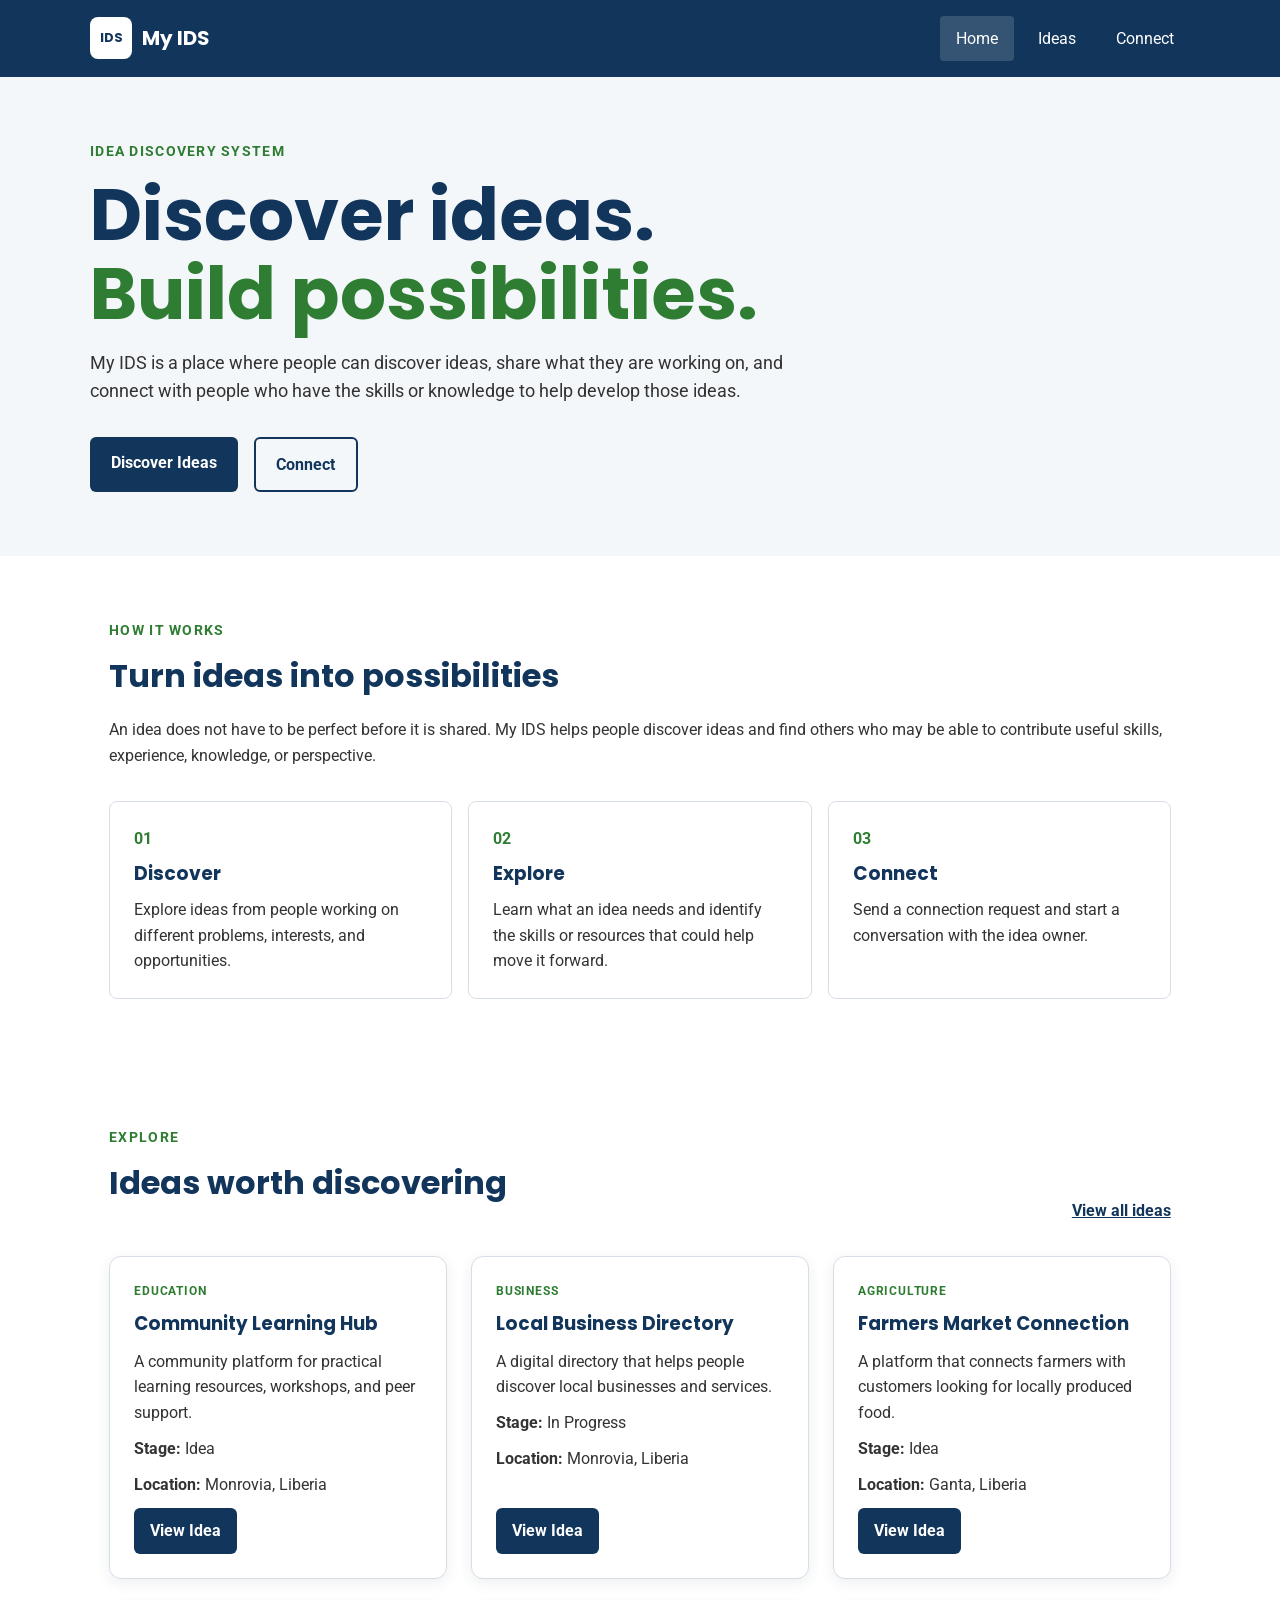
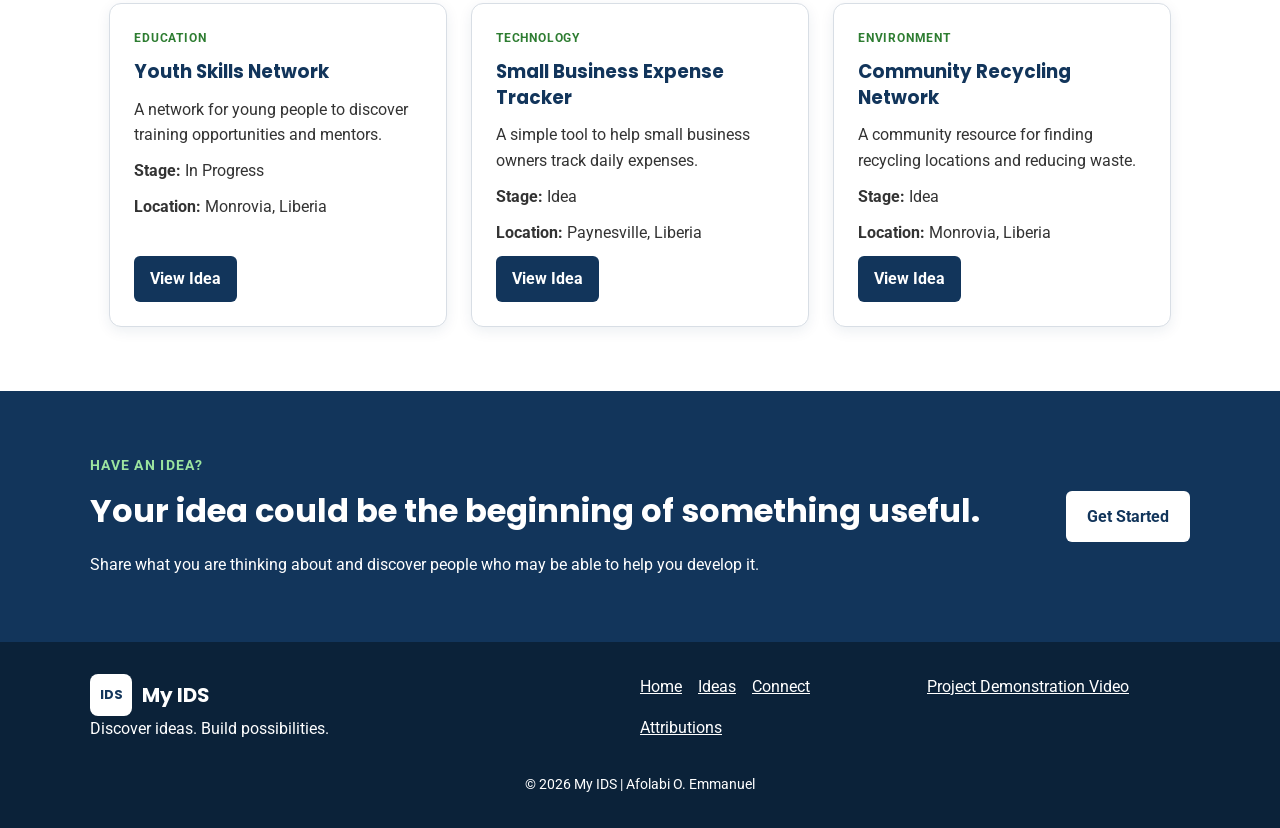
<file: final/index.html>
<!DOCTYPE html>
<html lang="en">
<head>
    <meta charset="UTF-8">
    <meta name="viewport" content="width=device-width, initial-scale=1.0">

    <title>My IDS | Discover and Build Ideas</title>

    <meta
        name="description"
        content="My IDS helps people discover ideas, find useful skills, and connect with people who can help develop those ideas."
    >

    <meta name="author" content="Afolabi O. Emmanuel">

   
<meta property="og:title" content="My IDS | Discover and Build Ideas">
<meta
    property="og:description"
    content="Discover ideas and connect with people who can help develop them."
>
<meta property="og:type" content="website">
<meta property="og:url" content="https://afolabi2022.github.io/wdd231/final/">
<meta property="og:image" content="https://afolabi2022.github.io/wdd231/final/images/ids-og.jpg">


    <link rel="icon" href="images/favicon.ico">

    <link rel="preconnect" href="https://fonts.googleapis.com">
    <link rel="preconnect" href="https://fonts.gstatic.com" crossorigin>

    <link
        href="https://fonts.googleapis.com/css2?family=Poppins:wght@600;700&family=Roboto:wght@400;500;700&display=swap"
        rel="stylesheet"
    >

    <link rel="stylesheet" href="styles/main.css">

    <link rel="preconnect" href="https://fonts.googleapis.com">
    <link rel="preconnect" href="https://fonts.gstatic.com" crossorigin>
    <link
    href="https://fonts.googleapis.com/css2?family=Roboto:wght@400;500;700&display=swap"
    rel="stylesheet"
>

    <script src="scripts/navigation.js" defer></script>
    <script type="module" src="scripts/main.js"></script>
</head>

<body>

    <header class="site-header">

        <a class="site-logo" href="index.html">
            <span class="logo-mark">IDS</span>
            <span class="logo-text">My IDS</span>
        </a>

        <button
            id="menuButton"
            class="menu-button"
            type="button"
            aria-label="Open navigation menu"
            aria-expanded="false"
        >
            ☰
        </button>

        <nav id="navigation" class="site-navigation">
            <ul>
                <li>
                    <a href="index.html" class="active">Home</a>
                </li>
                <li>
                    <a href="ideas.html">Ideas</a>
                </li>
                <li>
                    <a href="connect.html">Connect</a>
                </li>
            </ul>
        </nav>

    </header>


    <main>

        <section class="hero">

            <div class="hero-content">

                <p class="eyebrow">IDEA DISCOVERY SYSTEM</p>

                <h1>
                    Discover ideas.
                    <span>Build possibilities.</span>
                </h1>

                <p class="hero-text">
                    My IDS is a place where people can discover ideas,
                    share what they are working on, and connect with
                    people who have the skills or knowledge to help
                    develop those ideas.
                </p>

                <div class="hero-actions">
                    <a class="button primary-button" href="ideas.html">
                        Discover Ideas
                    </a>

                    <a class="button secondary-button" href="connect.html">
                        Connect
                    </a>
                </div>

            </div>

        </section>


        <section class="intro-section">

            <div>
                <p class="section-label">HOW IT WORKS</p>

                <h2>Turn ideas into possibilities</h2>

                <p>
                    An idea does not have to be perfect before it is shared.
                    My IDS helps people discover ideas and find others who
                    may be able to contribute useful skills, experience,
                    knowledge, or perspective.
                </p>
            </div>

            <div class="process-grid">

                <article class="process-card">
                    <span class="process-number">01</span>
                    <h3>Discover</h3>
                    <p>
                        Explore ideas from people working on different
                        problems, interests, and opportunities.
                    </p>
                </article>

                <article class="process-card">
                    <span class="process-number">02</span>
                    <h3>Explore</h3>
                    <p>
                        Learn what an idea needs and identify the skills
                        or resources that could help move it forward.
                    </p>
                </article>

                <article class="process-card">
                    <span class="process-number">03</span>
                    <h3>Connect</h3>
                    <p>
                        Send a connection request and start a conversation
                        with the idea owner.
                    </p>
                </article>

            </div>

        </section>


        <section class="featured-section">

            <div class="section-heading">

                <div>
                    <p class="section-label">EXPLORE</p>
                    <h2>Ideas worth discovering</h2>
                </div>

                <a href="ideas.html" class="text-link">
                    View all ideas
                </a>

            </div>

            <div id="featuredIdeas" class="featured-grid">
                <p>Loading ideas...</p>
            </div>

        </section>


        <section class="cta-section">

            <div>
                <p class="section-label">HAVE AN IDEA?</p>

                <h2>
                    Your idea could be the beginning of something useful.
                </h2>

                <p>
                    Share what you are thinking about and discover people
                    who may be able to help you develop it.
                </p>
            </div>

            <a class="button primary-button" href="connect.html">
                Get Started
            </a>

        </section>

    </main>


    <footer class="site-footer">

        <div class="footer-content">

            <div>
                <a class="site-logo footer-logo" href="index.html">
                    <span class="logo-mark">IDS</span>
                    <span class="logo-text">My IDS</span>
                </a>

                <p>
                    Discover ideas. Build possibilities.
                </p>
            </div>

            <div class="footer-links">
                <a href="index.html">Home</a>
                <a href="ideas.html">Ideas</a>
                <a href="connect.html">Connect</a>
                <a href="attributions.html">Attributions</a>
            </div>

            <div class="footer-video">
                
    <a
    href="https://youtu.be/fYGiJdvV3P0"
    target="_blank"
    rel="noopener noreferrer"
    >
    Project Demonstration Video
    </a>

            </div>

        </div>

        <p class="copyright">
            &copy; <span id="currentYear"></span> My IDS | Afolabi O. Emmanuel
        </p>

    </footer>

</body>
</html>
</file>
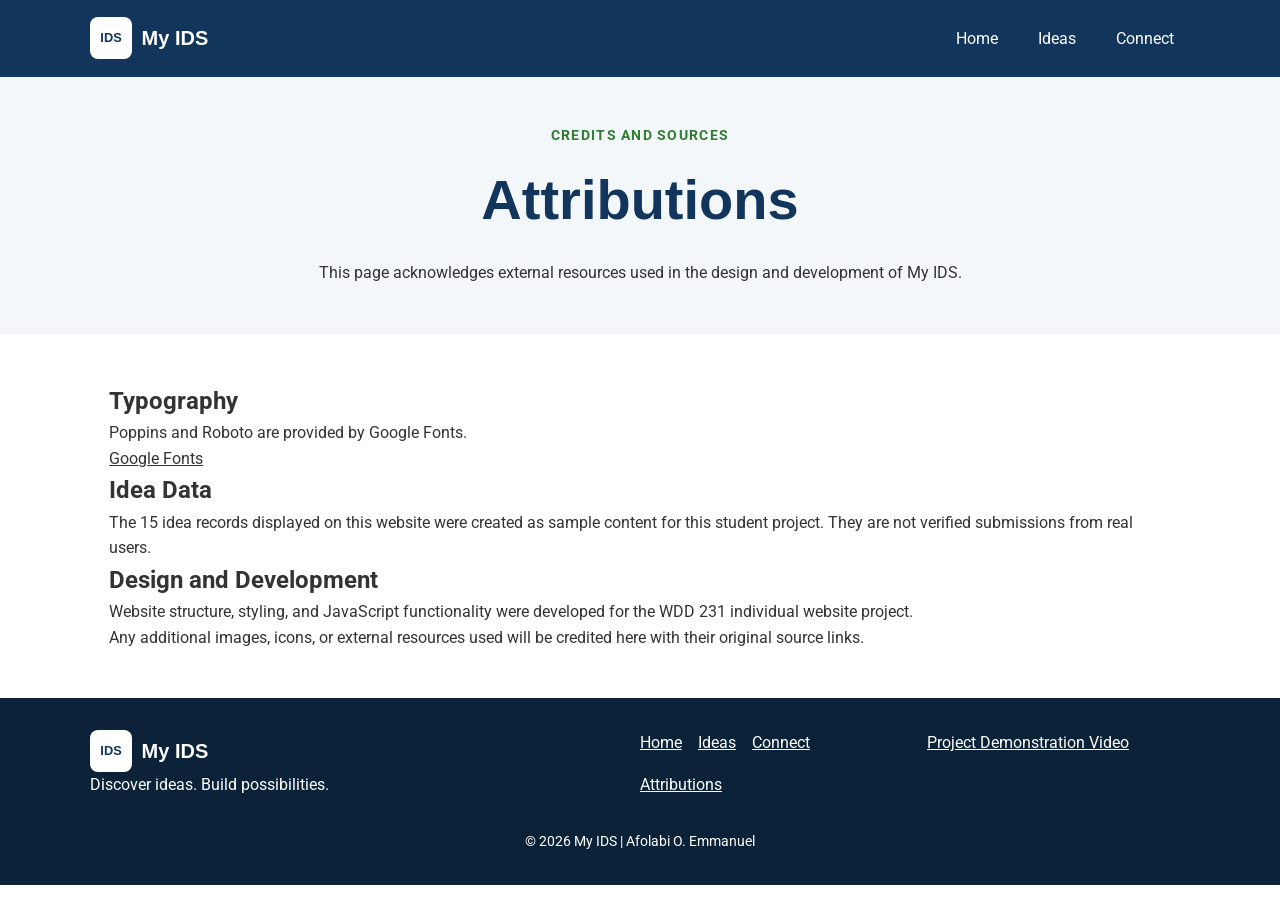
<file: final/attributions.html>
<!DOCTYPE html>
<html lang="en">
<head>
    <meta charset="UTF-8">
    <meta name="viewport" content="width=device-width, initial-scale=1.0">

    <title>Attributions | My IDS</title>
    <meta
        name="description"
        content="Sources and acknowledgments for resources used on the My IDS website."
    >
    <meta name="author" content="Afolabi O. Emmanuel">

    <meta property="og:title" content="Attributions | My IDS">
    <meta
        property="og:description"
        content="Acknowledgments for resources used on My IDS website."
    >
    <meta property="og:type" content="website">
    <meta property="og:url" content="https://afolabi2022.github.io/wdd231/final/">
    <meta property="og:image" content="https://afolabi2022.github.io/wdd231/final/images/ids-og.jpg">
    <link rel="icon" href="images/favicon.ico">
    <link rel="stylesheet" href="styles/main.css">

    <link rel="preconnect" href="https://fonts.googleapis.com">
    <link rel="preconnect" href="https://fonts.gstatic.com" crossorigin>
    <link
    href="https://fonts.googleapis.com/css2?family=Roboto:wght@400;500;700&display=swap"
    rel="stylesheet"
>
    <script src="scripts/navigation.js" defer></script>
    <script type="module" src="scripts/thankyou.js"></script>
</head>

<body>
    <header class="site-header">
        <a class="site-logo" href="index.html">
            <span class="logo-mark">IDS</span>
            <span class="logo-text">My IDS</span>
        </a>

        <button
            id="menuButton"
            class="menu-button"
            type="button"
            aria-label="Open navigation menu"
            aria-expanded="false"
        >
            ☰
        </button>

        <nav id="navigation" class="site-navigation">
            <ul>
                <li><a href="index.html">Home</a></li>
                <li><a href="ideas.html">Ideas</a></li>
                <li><a href="connect.html">Connect</a></li>
            </ul>
        </nav>
    </header>

    <main>
        <section class="page-intro">
            <p class="eyebrow">CREDITS AND SOURCES</p>
            <h1>Attributions</h1>
            <p>
                This page acknowledges external resources used in the
                design and development of My IDS.
            </p>
        </section>

        <section class="ideas-section">
            <article class="idea-card">
                <h2>Typography</h2>
                <p>
                    Poppins and Roboto are provided by Google Fonts.
                </p>
                <p>
                    <a href="https://fonts.google.com/" target="_blank" rel="noopener noreferrer">
                        Google Fonts
                    </a>
                </p>
            </article>

            <article class="idea-card">
                <h2>Idea Data</h2>
                <p>
                    The 15 idea records displayed on this website were
                    created as sample content for this student project.
                    They are not verified submissions from real users.
                </p>
            </article>

            <article class="idea-card">
                <h2>Design and Development</h2>
                <p>
                    Website structure, styling, and JavaScript functionality
                    were developed for the WDD 231 individual website project.
                </p>
            </article>

            <p>
                Any additional images, icons, or external resources used
                will be credited here with their original source links.
            </p>
        </section>
    </main>

    <footer class="site-footer">
        <div class="footer-content">
            <div>
                <a class="site-logo footer-logo" href="index.html">
                    <span class="logo-mark">IDS</span>
                    <span class="logo-text">My IDS</span>
                </a>
                <p>Discover ideas. Build possibilities.</p>
            </div>

            <div class="footer-links">
                <a href="index.html">Home</a>
                <a href="ideas.html">Ideas</a>
                <a href="connect.html">Connect</a>
                <a href="attributions.html" aria-current="page">Attributions</a>
            </div>

            <div class="footer-video">
                
    <a
    href="https://youtu.be/fYGiJdvV3P0"
    target="_blank"
    rel="noopener noreferrer"
    >
    Project Demonstration Video
    </a>

            </div>
        </div>

        <p class="copyright">
            &copy; <span id="currentYear"></span> My IDS | Afolabi O. Emmanuel
        </p>
    </footer>
</body>
</html>
</file>
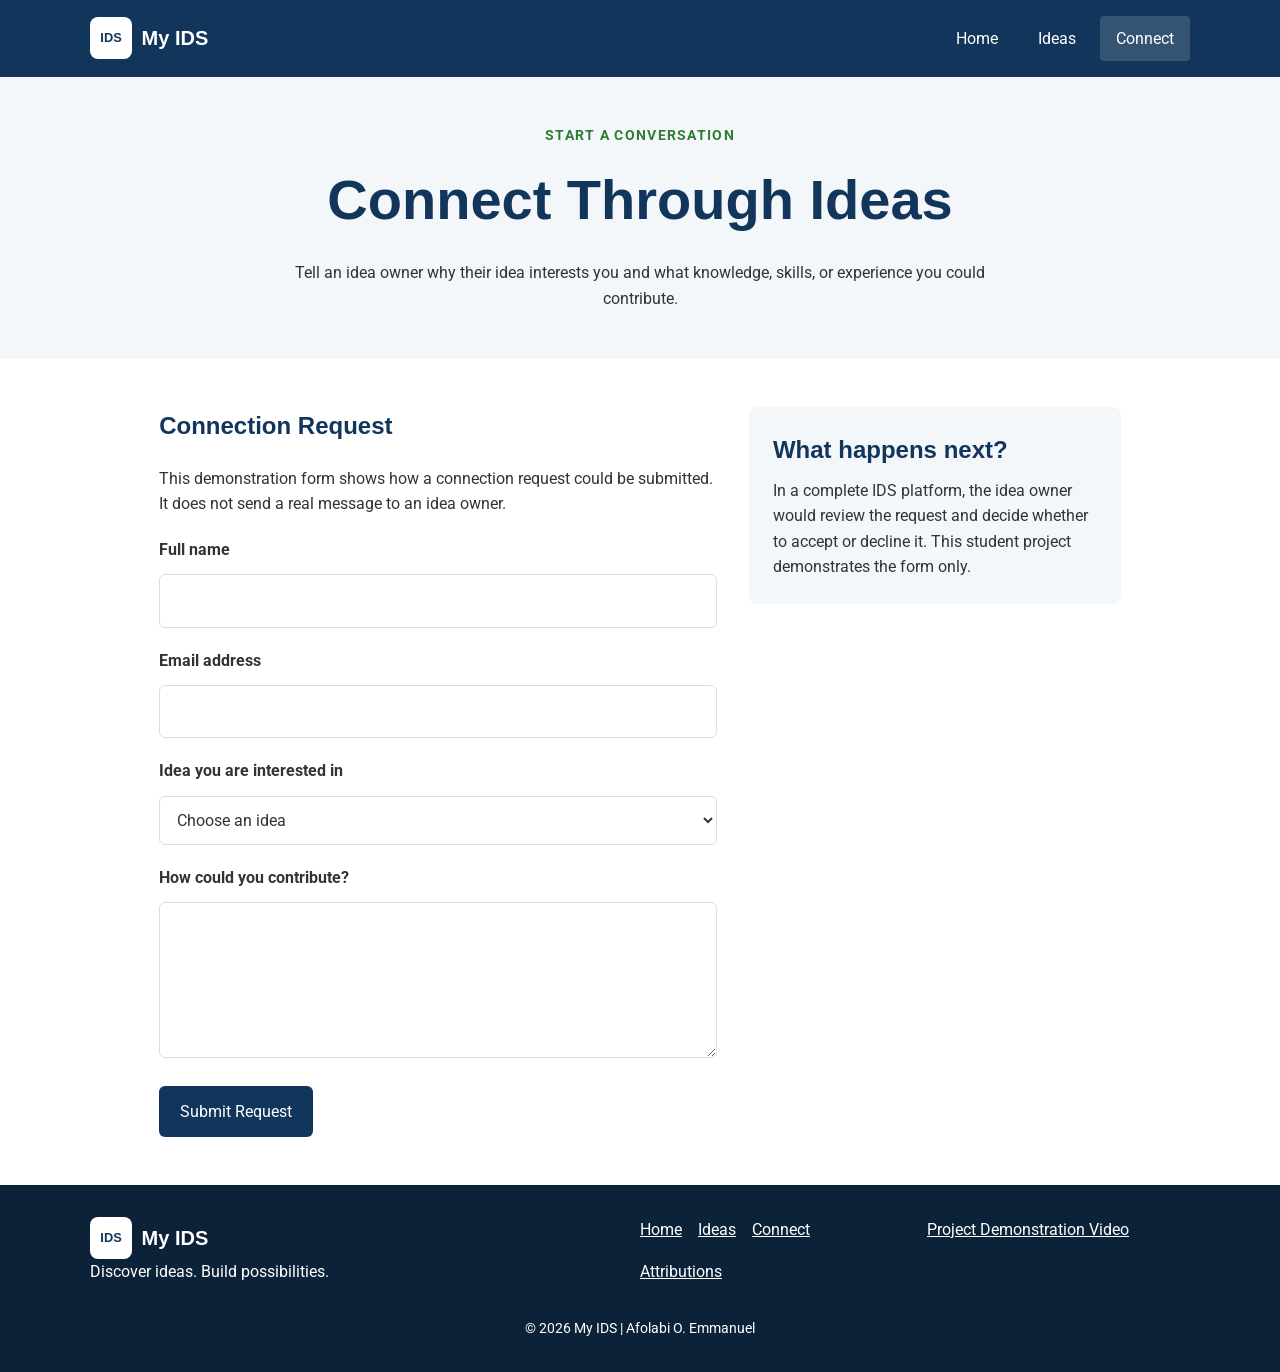
<file: final/connect.html>
<!DOCTYPE html>
<html lang="en">
<head>
    <meta charset="UTF-8">
    <meta name="viewport" content="width=device-width, initial-scale=1.0">

    <title>Connect | My IDS</title>
    <meta
        name="description"
        content="Use My IDS to express interest in an idea and explain how your skills could help develop it."
    >
    <meta name="author" content="Afolabi O. Emmanuel">

   
    <meta property="og:title" content="My IDS | Discover and Build Ideas">
    <meta
    property="og:description"
    content="Discover ideas and connect with people who can help develop them."
    >
    <meta property="og:type" content="website">
    <meta property="og:url" content="https://afolabi2022.github.io/wdd231/final/">
    <meta property="og:image" content="https://afolabi2022.github.io/wdd231/final/images/ids-og.jpg">


    <link rel="icon" href="images/favicon.ico">
    <link rel="stylesheet" href="styles/main.css">

    <link rel="preconnect" href="https://fonts.googleapis.com">
    <link rel="preconnect" href="https://fonts.gstatic.com" crossorigin>
    <link
    href="https://fonts.googleapis.com/css2?family=Roboto:wght@400;500;700&display=swap"
    rel="stylesheet"
>

    <script src="scripts/navigation.js" defer></script>
    <script type="module" src="scripts/connect.js"></script>
</head>

<body>
    <header class="site-header">
        <a class="site-logo" href="index.html">
            <span class="logo-mark">IDS</span>
            <span class="logo-text">My IDS</span>
        </a>

        <button
            id="menuButton"
            class="menu-button"
            type="button"
            aria-label="Open navigation menu"
            aria-expanded="false"
        >
            ☰
        </button>

        <nav id="navigation" class="site-navigation">
            <ul>
                <li><a href="index.html">Home</a></li>
                <li><a href="ideas.html">Ideas</a></li>
                <li><a href="connect.html" class="active" aria-current="page">Connect</a></li>
            </ul>
        </nav>
    </header>

    <main>
        <section class="page-intro">
            <p class="eyebrow">START A CONVERSATION</p>
            <h1>Connect Through Ideas</h1>
            <p>
                Tell an idea owner why their idea interests you and
                what knowledge, skills, or experience you could contribute.
            </p>
        </section>

        <section class="connect-section">
            <form id="connectionForm" action="thankyou.html" method="get">
                <h2>Connection Request</h2>

                <p>
                    This demonstration form shows how a connection request
                    could be submitted. It does not send a real message
                    to an idea owner.
                </p>

                <label for="fullName">Full name</label>
                <input
                    type="text"
                    id="fullName"
                    name="fullName"
                    autocomplete="name"
                    required
                >

                <label for="email">Email address</label>
                <input
                    type="email"
                    id="email"
                    name="email"
                    autocomplete="email"
                    required
                >

                <label for="selectedIdea">Idea you are interested in</label>
                <select id="selectedIdea" name="selectedIdea" required>
                    <option value="">Choose an idea</option>
                </select>

                <label for="contribution">How could you contribute?</label>
                <textarea
                    id="contribution"
                    name="contribution"
                    rows="5"
                    minlength="20"
                    maxlength="1000"
                    required
                ></textarea>

                <button class="button primary-button" type="submit">
                    Submit Request
                </button>
            </form>

            <aside class="connect-note">
                <h2>What happens next?</h2>
                <p>
                    In a complete IDS platform, the idea owner would review
                    the request and decide whether to accept or decline it.
                    This student project demonstrates the form only.
                </p>
            </aside>
        </section>
    </main>

    <footer class="site-footer">
        <div class="footer-content">
            <div>
                <a class="site-logo footer-logo" href="index.html">
                    <span class="logo-mark">IDS</span>
                    <span class="logo-text">My IDS</span>
                </a>
                <p>Discover ideas. Build possibilities.</p>
            </div>

            <div class="footer-links">
                <a href="index.html">Home</a>
                <a href="ideas.html">Ideas</a>
                <a href="connect.html">Connect</a>
                <a href="attributions.html">Attributions</a>
            </div>

            <div class="footer-video">
                
    <a
    href="https://youtu.be/fYGiJdvV3P0"
    target="_blank"
    rel="noopener noreferrer"
    >
    Project Demonstration Video
    </a>

            </div>
        </div>

        <p class="copyright">
            &copy; <span id="currentYear"></span> My IDS | Afolabi O. Emmanuel
        </p>
    </footer>
</body>
</html>
</file>
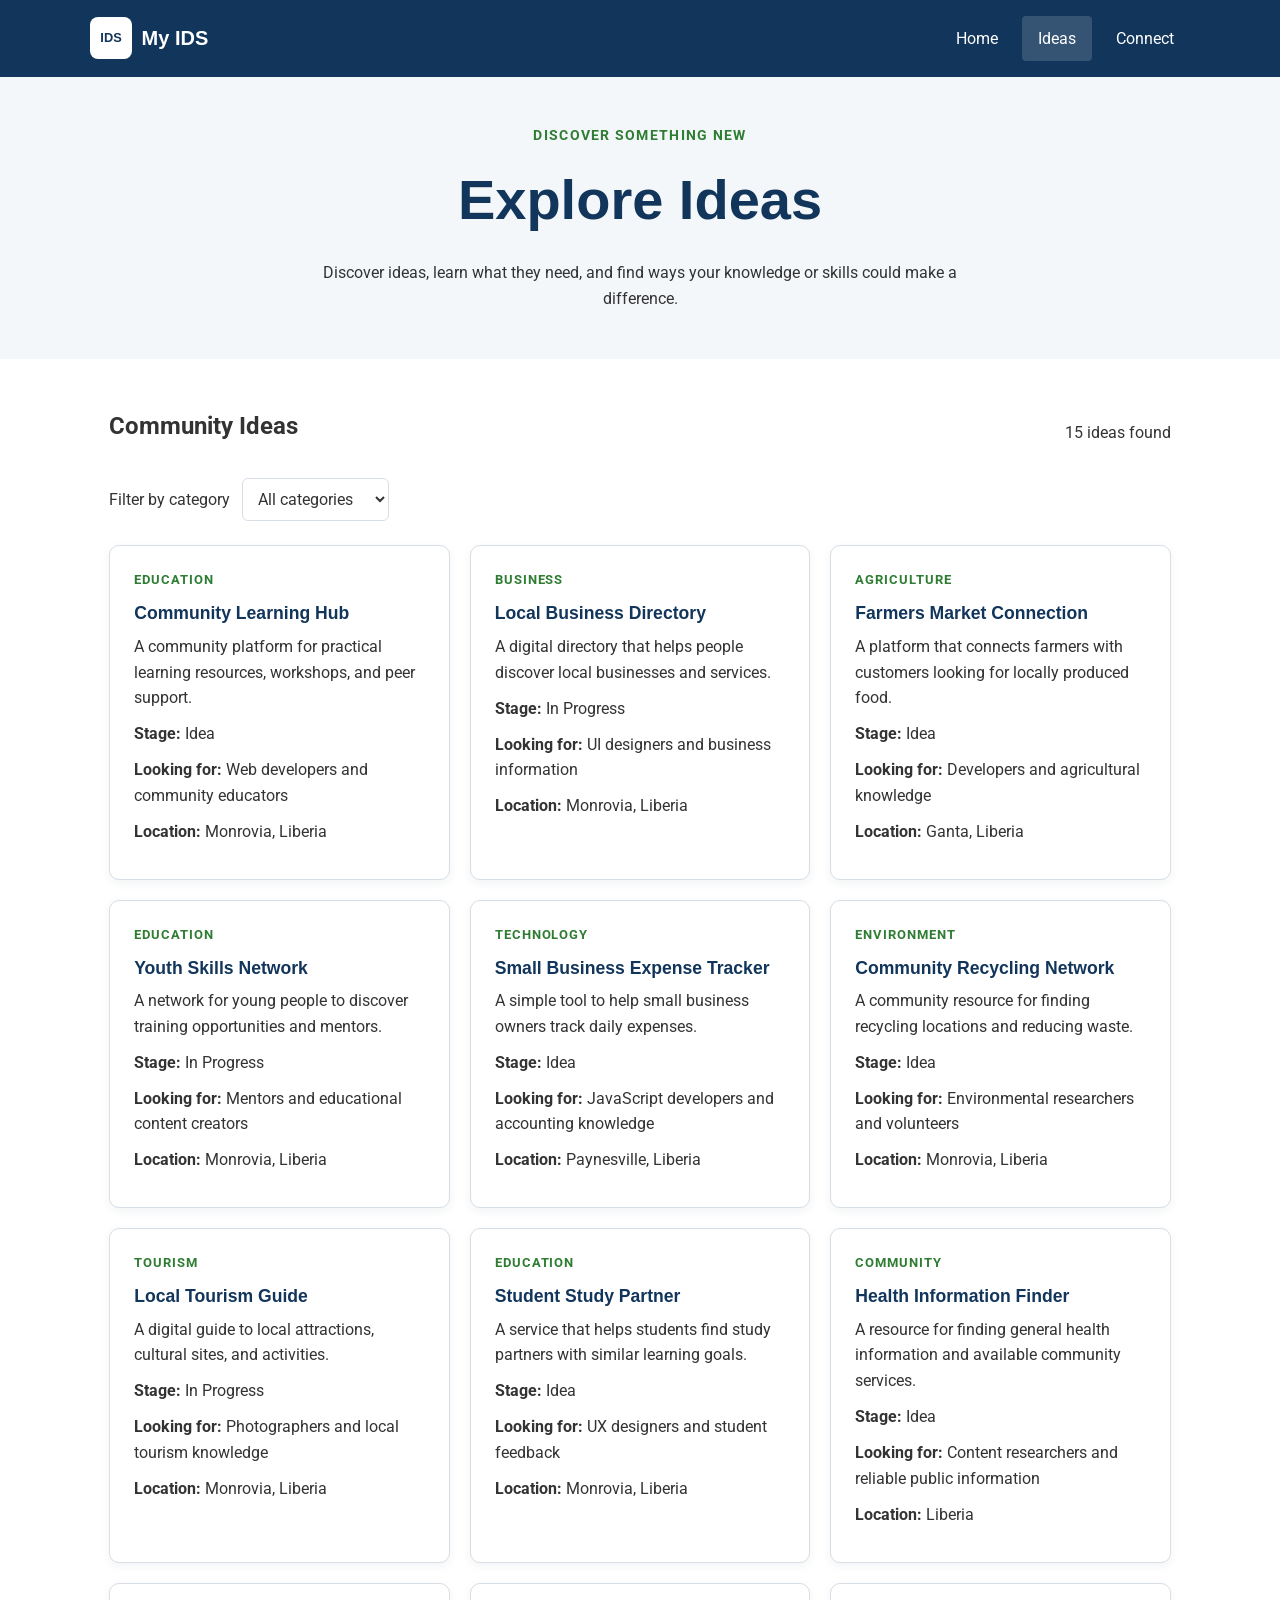
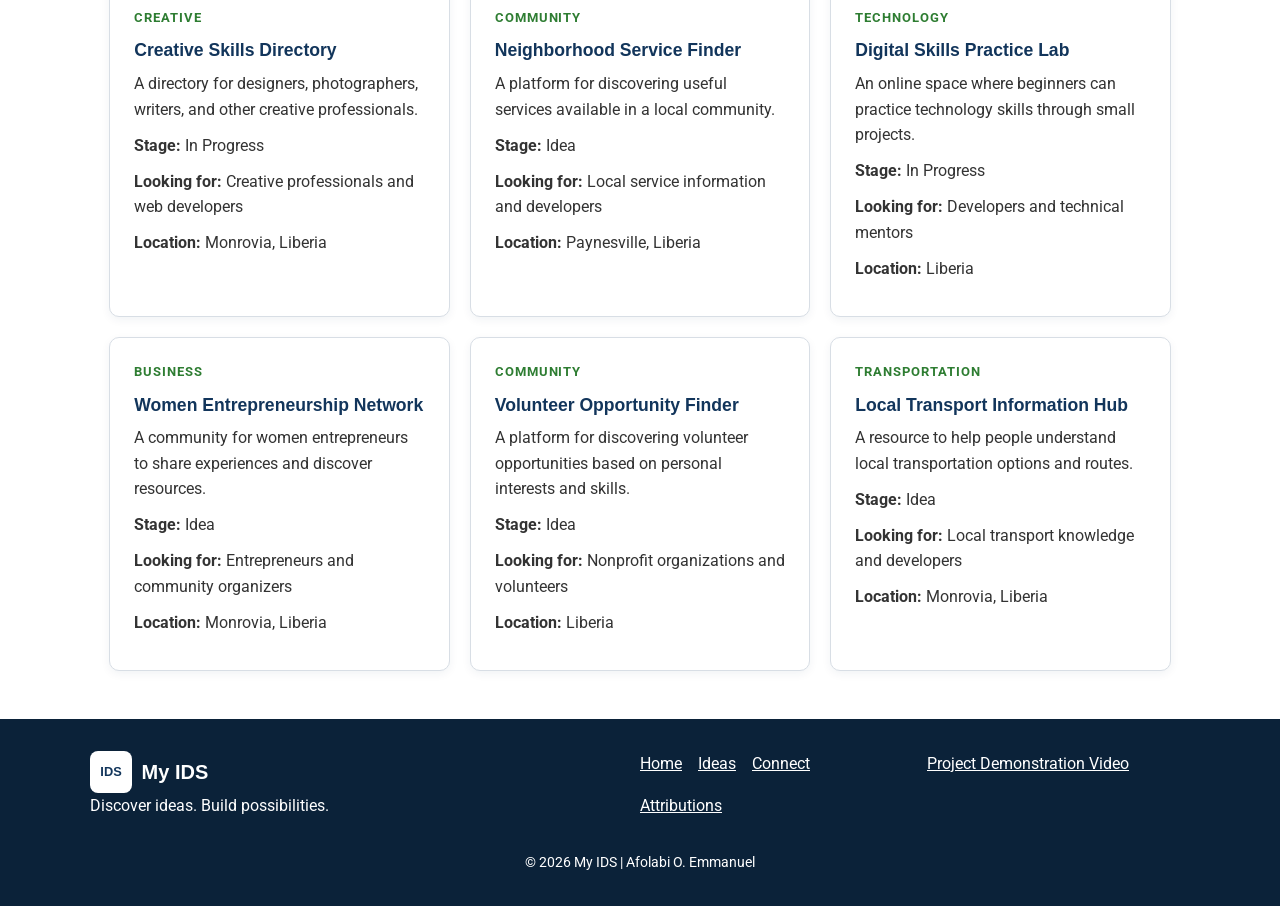
<file: final/ideas.html>
<!DOCTYPE html>
<html lang="en">
<head>
    <meta charset="UTF-8">
    <meta name="viewport" content="width=device-width, initial-scale=1.0">

    <title>Explore Ideas | My IDS</title>
    <meta
        name="description"
        content="Explore ideas, discover community solutions, and find ways to contribute your skills through My IDS."
    >
    <meta name="author" content="Afolabi O. Emmanuel">

    <meta property="og:title" content="Explore Ideas | My IDS">
    <meta
        property="og:description"
        content="Discover ideas and opportunities to contribute your skills."
    >
    <meta property="og:type" content="website">
    <meta property="og:url" content="https://afolabi2022.github.io/wdd231/final/">
    <meta property="og:image" content="https://afolabi2022.github.io/wdd231/final/images/ids-og.jpg">

    <link rel="icon" href="images/favicon.ico">
    <link rel="stylesheet" href="styles/main.css">

    <link rel="preconnect" href="https://fonts.googleapis.com">
    <link rel="preconnect" href="https://fonts.gstatic.com" crossorigin>
    <link
    href="https://fonts.googleapis.com/css2?family=Roboto:wght@400;500;700&display=swap"
    rel="stylesheet"
>

    <script src="scripts/navigation.js" defer></script>
    <script type="module" src="scripts/ideas.js"></script>
</head>

<body>
    <header class="site-header">
        <a class="site-logo" href="index.html">
            <span class="logo-mark">IDS</span>
            <span class="logo-text">My IDS</span>
        </a>

        <button
            id="menuButton"
            class="menu-button"
            type="button"
            aria-label="Open navigation menu"
            aria-expanded="false"
        >
            ☰
        </button>

        <nav id="navigation" class="site-navigation">
            <ul>
                <li><a href="index.html">Home</a></li>
                <li><a href="ideas.html" class="active" aria-current="page">Ideas</a></li>
                <li><a href="connect.html">Connect</a></li>
            </ul>
        </nav>
    </header>

    <main>
        <section class="page-intro">
            <p class="eyebrow">DISCOVER SOMETHING NEW</p>
            <h1>Explore Ideas</h1>
            <p>
                Discover ideas, learn what they need, and find ways
                your knowledge or skills could make a difference.
            </p>
        </section>

        <section class="ideas-section" aria-labelledby="ideasHeading">
            <div class="section-heading">
                <h2 id="ideasHeading">Community Ideas</h2>
                <p id="ideaCount" aria-live="polite">Loading ideas...</p>
            </div>

            <div class="idea-controls">
                <label for="categoryFilter">Filter by category</label>
                <select id="categoryFilter">
                    <option value="all">All categories</option>
                </select>
            </div>

            <div id="allIdeas" class="featured-grid">
                <p>Loading ideas...</p>
            </div>
            
<dialog id="ideaDialog" aria-labelledby="dialogTitle">
    <div class="dialog-content">
        <button
            type="button"
            id="closeDialog"
            class="dialog-close"
            aria-label="Close idea details"
        >
            &times;
        </button>

        <p id="dialogCategory" class="idea-category"></p>
        <h2 id="dialogTitle"></h2>
        <p id="dialogDescription"></p>
        <p><strong>Stage:</strong> <span id="dialogStage"></span></p>
        <p><strong>Location:</strong> <span id="dialogLocation"></span></p>
        <p><strong>Skills needed:</strong> <span id="dialogNeed"></span></p>

        <a id="dialogConnectLink" class="button primary-button" href="connect.html">
            Explore Connecting
        </a>
    </div>
</dialog>

        </section>
    </main>

    <footer class="site-footer">
        <div class="footer-content">
            <div>
                <a class="site-logo footer-logo" href="index.html">
                    <span class="logo-mark">IDS</span>
                    <span class="logo-text">My IDS</span>
                </a>
                <p>Discover ideas. Build possibilities.</p>
            </div>

            <div class="footer-links">
                <a href="index.html">Home</a>
                <a href="ideas.html">Ideas</a>
                <a href="connect.html">Connect</a>
                <a href="attributions.html">Attributions</a>
            </div>

            <div class="footer-video">
                
    <a
    href="https://youtu.be/fYGiJdvV3P0"
    target="_blank"
    rel="noopener noreferrer"
    >
    Project Demonstration Video
    </a>

            </div>
        </div>

        <p class="copyright">
            &copy; <span id="currentYear"></span> My IDS | Afolabi O. Emmanuel
        </p>
    </footer>
</body>
</html>
</file>
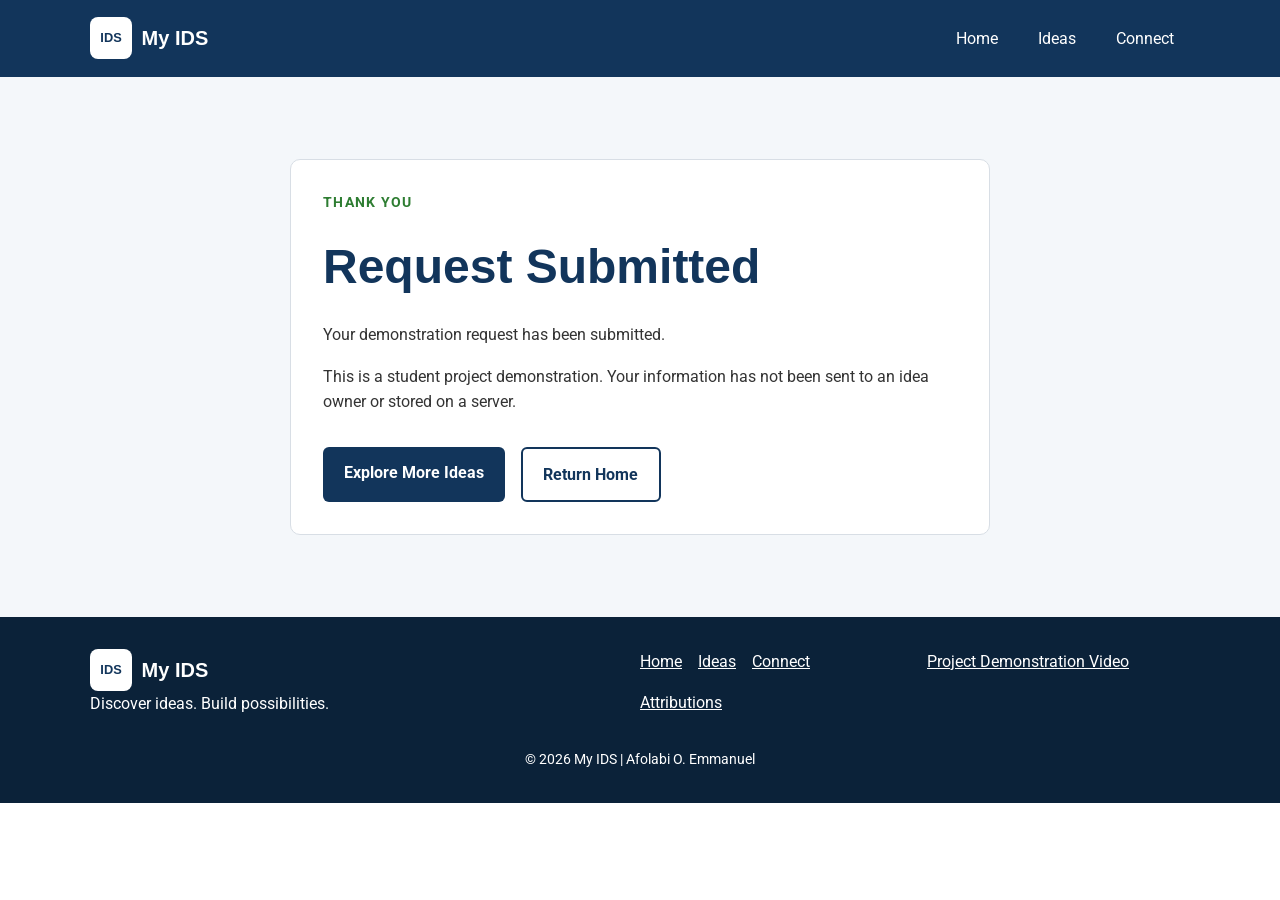
<file: final/thankyou.html>
<!DOCTYPE html>
<html lang="en">
<head>
    <meta charset="UTF-8">
    <meta name="viewport" content="width=device-width, initial-scale=1.0">

    <title>Request Submitted | My IDS</title>
    <meta
        name="description"
        content="Confirmation page for a My IDS connection request demonstration."
    >
    <meta name="author" content="Afolabi O. Emmanuel">
    <meta property="og:title" content="Request Submitted | My IDS">
    <meta
    property="og:description"
    content="Confirmation page for a My IDS connection request demonstration."
    >
    <meta property="og:type" content="website">
    <meta property="og:url" content="https://afolabi2022.github.io/wdd231/final/">
    <meta property="og:image" content="https://afolabi2022.github.io/wdd231/final/images/ids-og.jpg">

    <link rel="icon" href="images/favicon.ico">
    <link rel="stylesheet" href="styles/main.css">

    <link rel="preconnect" href="https://fonts.googleapis.com">
    <link rel="preconnect" href="https://fonts.gstatic.com" crossorigin>
    <link
    href="https://fonts.googleapis.com/css2?family=Roboto:wght@400;500;700&display=swap"
    rel="stylesheet"
>

    <script src="scripts/navigation.js" defer></script>
    <script type="module" src="scripts/thankyou.js"></script>
</head>

<body>
    <header class="site-header">
        <a class="site-logo" href="index.html">
            <span class="logo-mark">IDS</span>
            <span class="logo-text">My IDS</span>
        </a>

        <button
            id="menuButton"
            class="menu-button"
            type="button"
            aria-label="Open navigation menu"
            aria-expanded="false"
        >
            ☰
        </button>

        <nav id="navigation" class="site-navigation">
            <ul>
                <li><a href="index.html">Home</a></li>
                <li><a href="ideas.html">Ideas</a></li>
                <li><a href="connect.html">Connect</a></li>
            </ul>
        </nav>
    </header>

    <main class="confirmation-section">
        <div class="confirmation-card">
            <p class="eyebrow">THANK YOU</p>
            <h1>Request Submitted</h1>

            <p id="confirmationMessage" aria-live="polite">
                Your demonstration request has been submitted.
            </p>

            <p>
                This is a student project demonstration. Your information
                has not been sent to an idea owner or stored on a server.
            </p>

            <div class="hero-actions">
                <a class="button primary-button" href="ideas.html">
                    Explore More Ideas
                </a>

                <a class="button secondary-button" href="index.html">
                    Return Home
                </a>
            </div>
        </div>
    </main>

    <footer class="site-footer">
        <div class="footer-content">
            <div>
                <a class="site-logo footer-logo" href="index.html">
                    <span class="logo-mark">IDS</span>
                    <span class="logo-text">My IDS</span>
                </a>
                <p>Discover ideas. Build possibilities.</p>
            </div>

            <div class="footer-links">
                <a href="index.html">Home</a>
                <a href="ideas.html">Ideas</a>
                <a href="connect.html">Connect</a>
                <a href="attributions.html">Attributions</a>
            </div>

            <div class="footer-video">
               
    <a
    href="https://youtu.be/fYGiJdvV3P0"
    target="_blank"
    rel="noopener noreferrer"
    >
    Project Demonstration Video
    </a>

            </div>
        </div>

        <p class="copyright">
            &copy; <span id="currentYear"></span> My IDS | Afolabi O. Emmanuel
        </p>
    </footer>
</body>
</html>
</file>
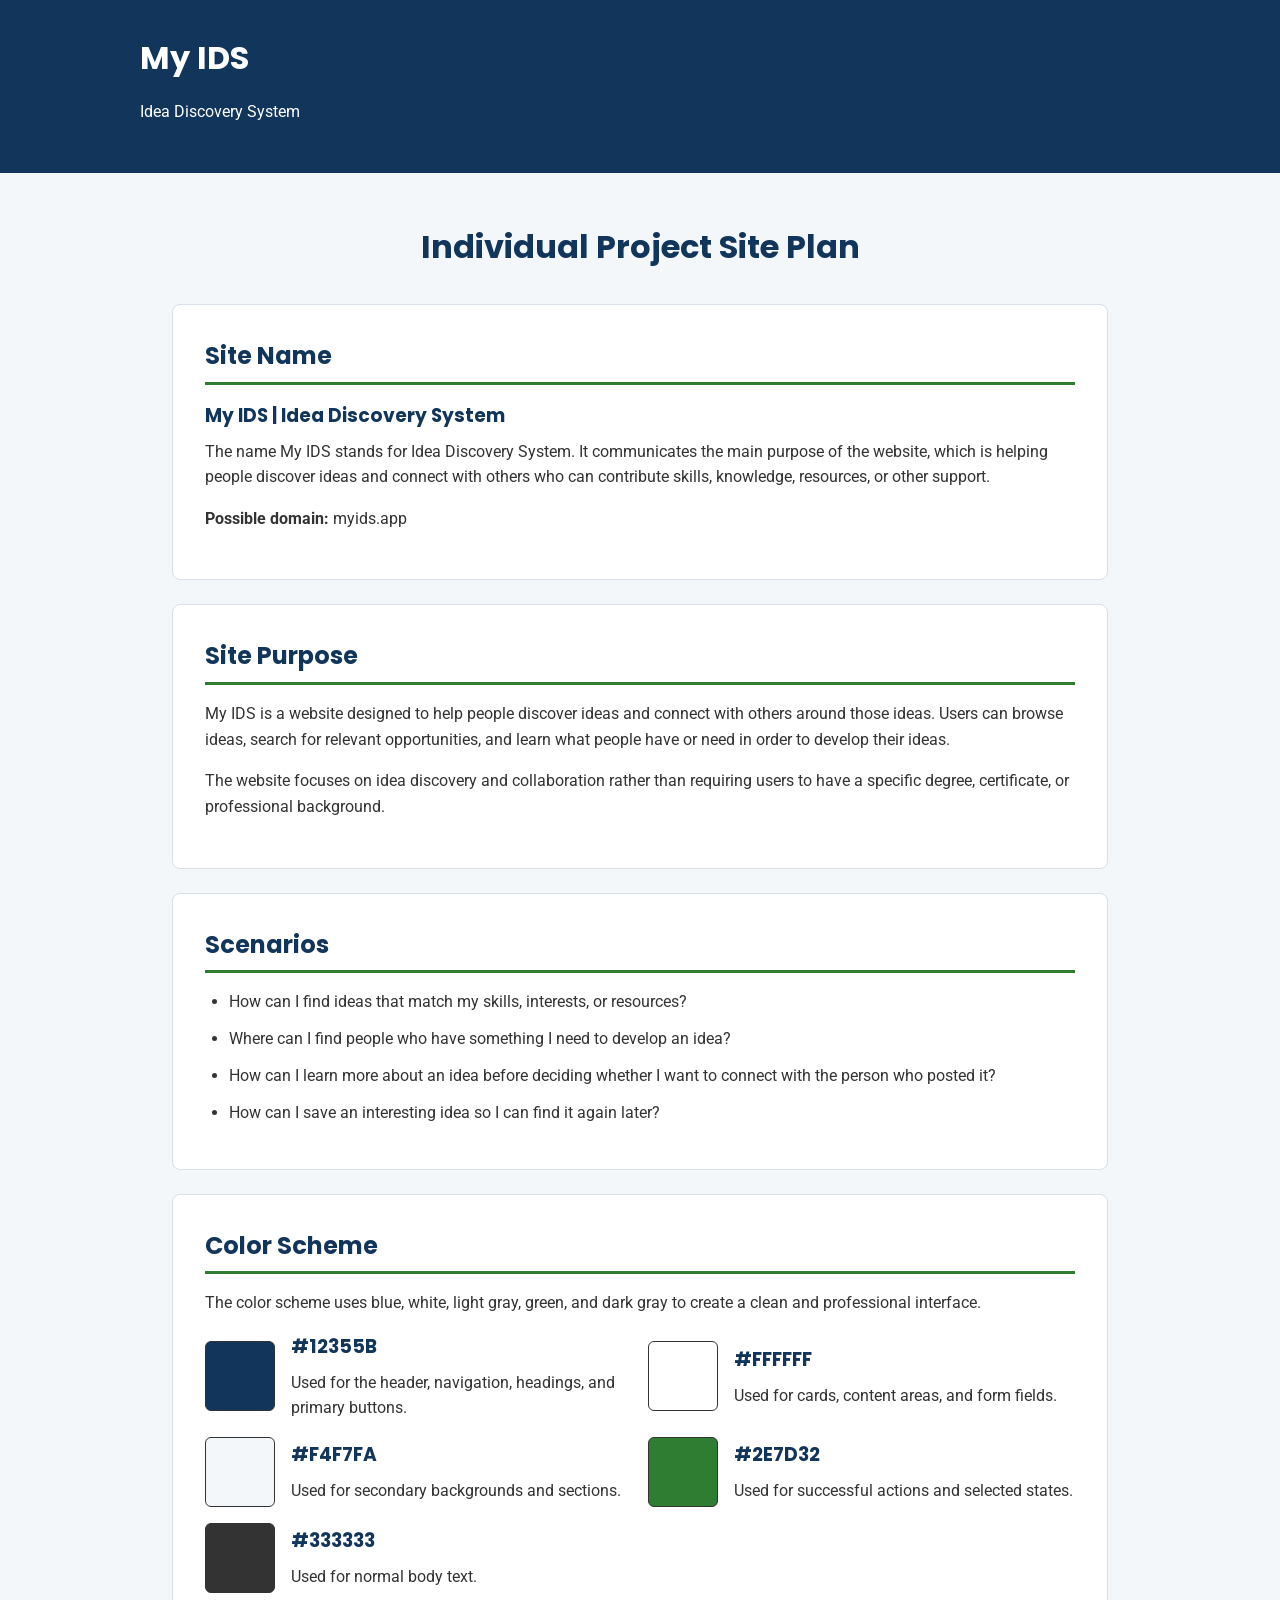
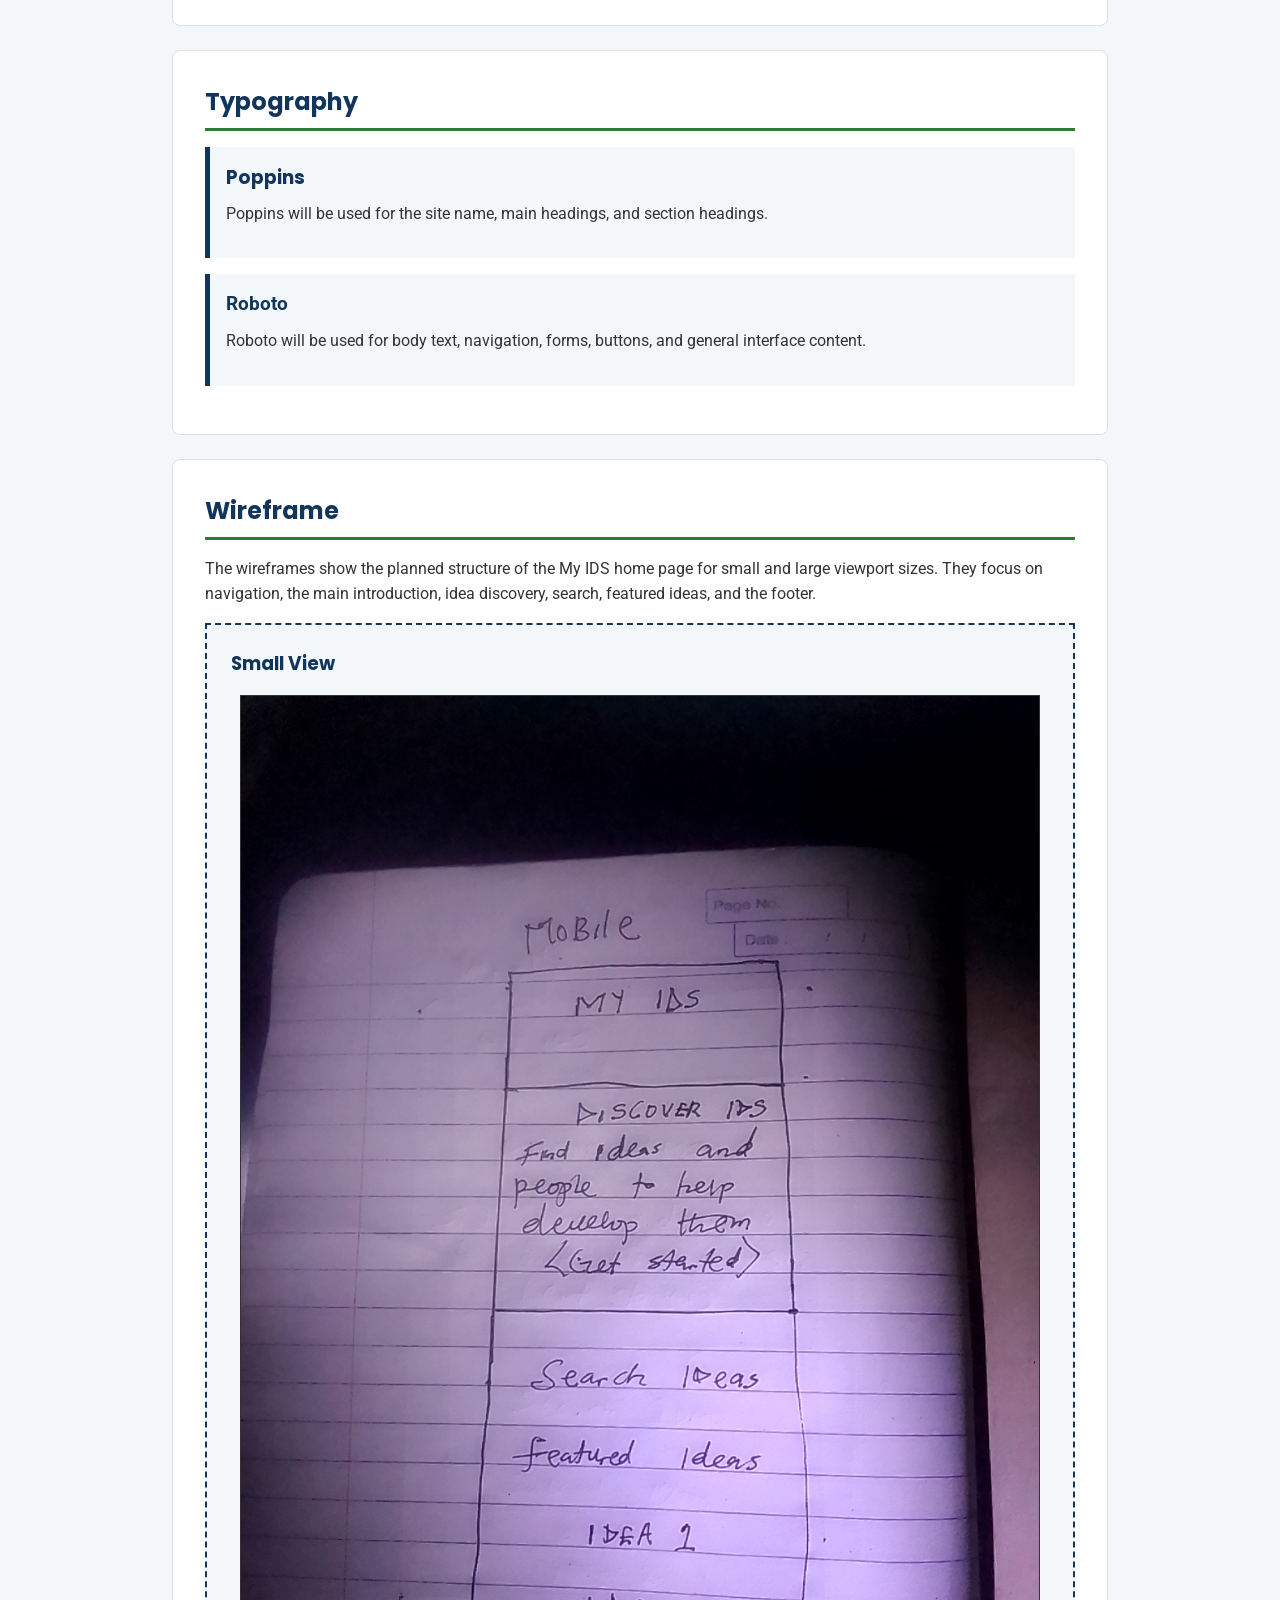
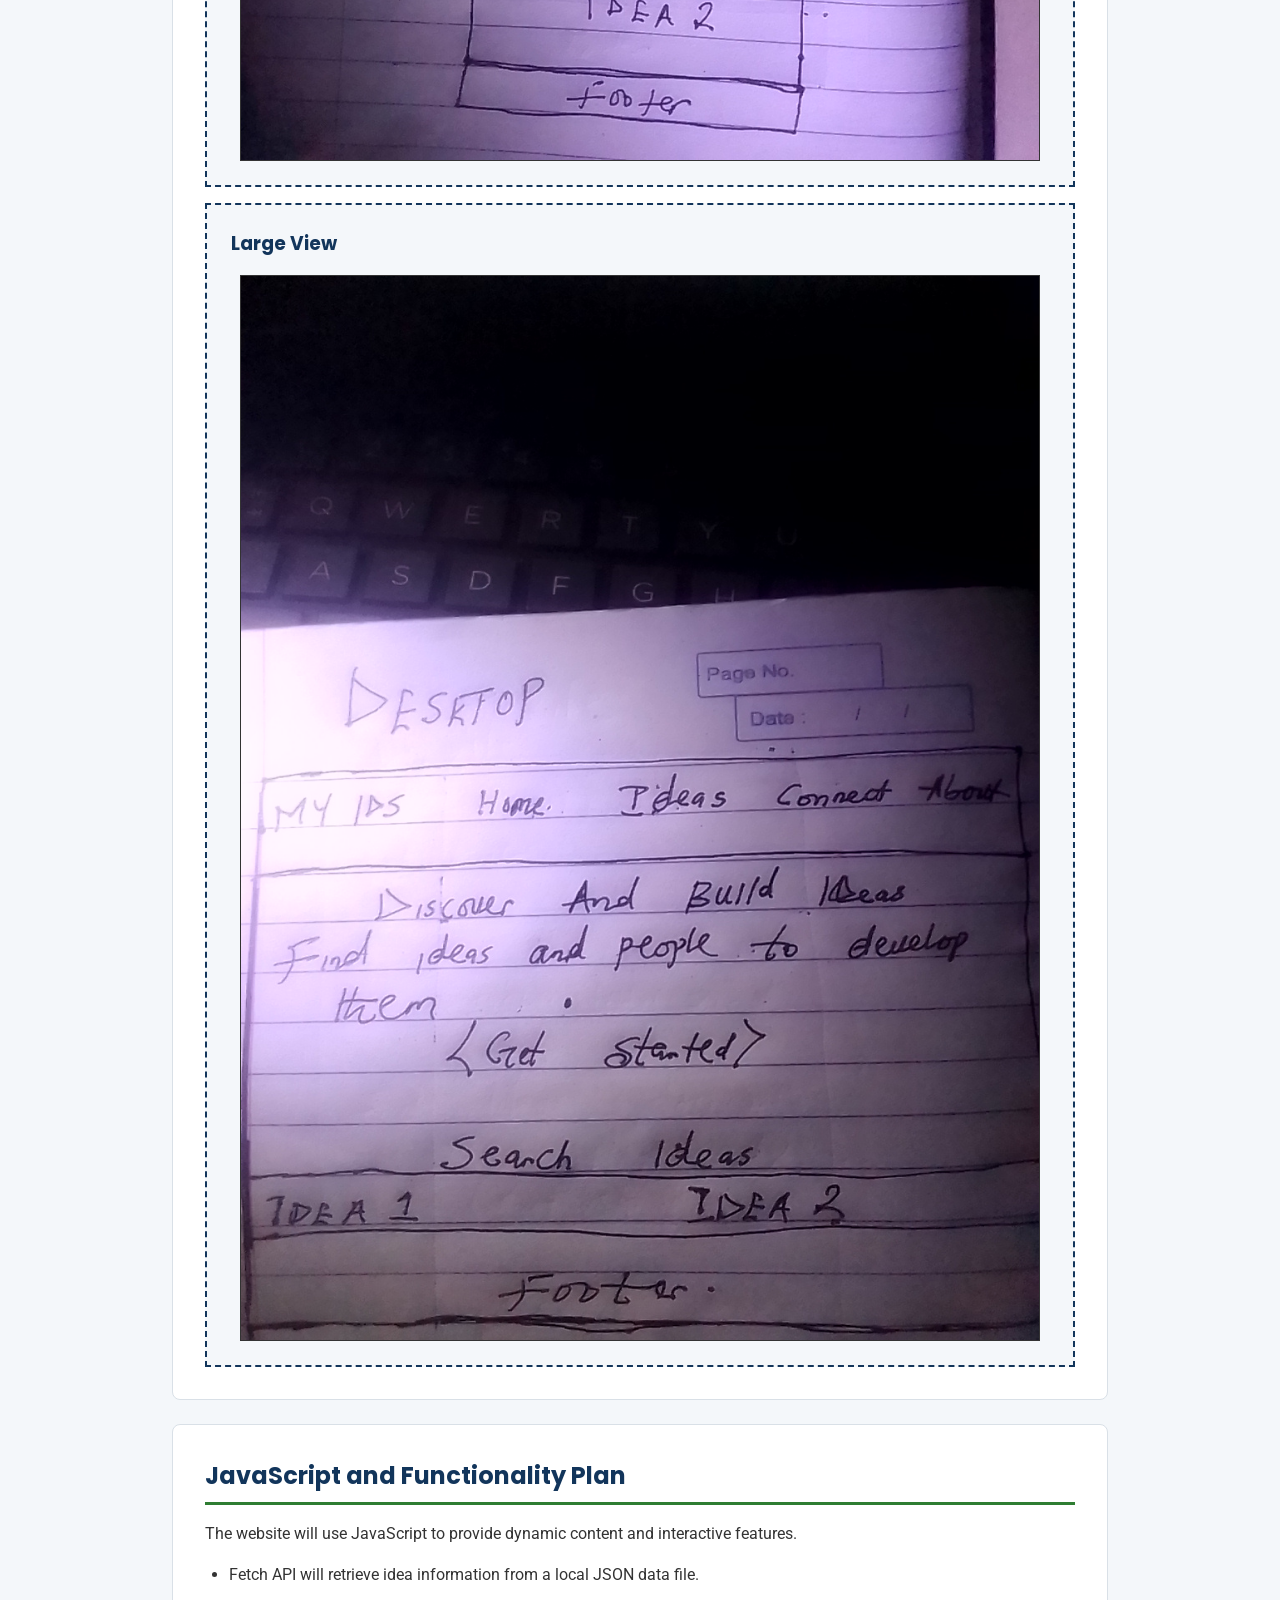
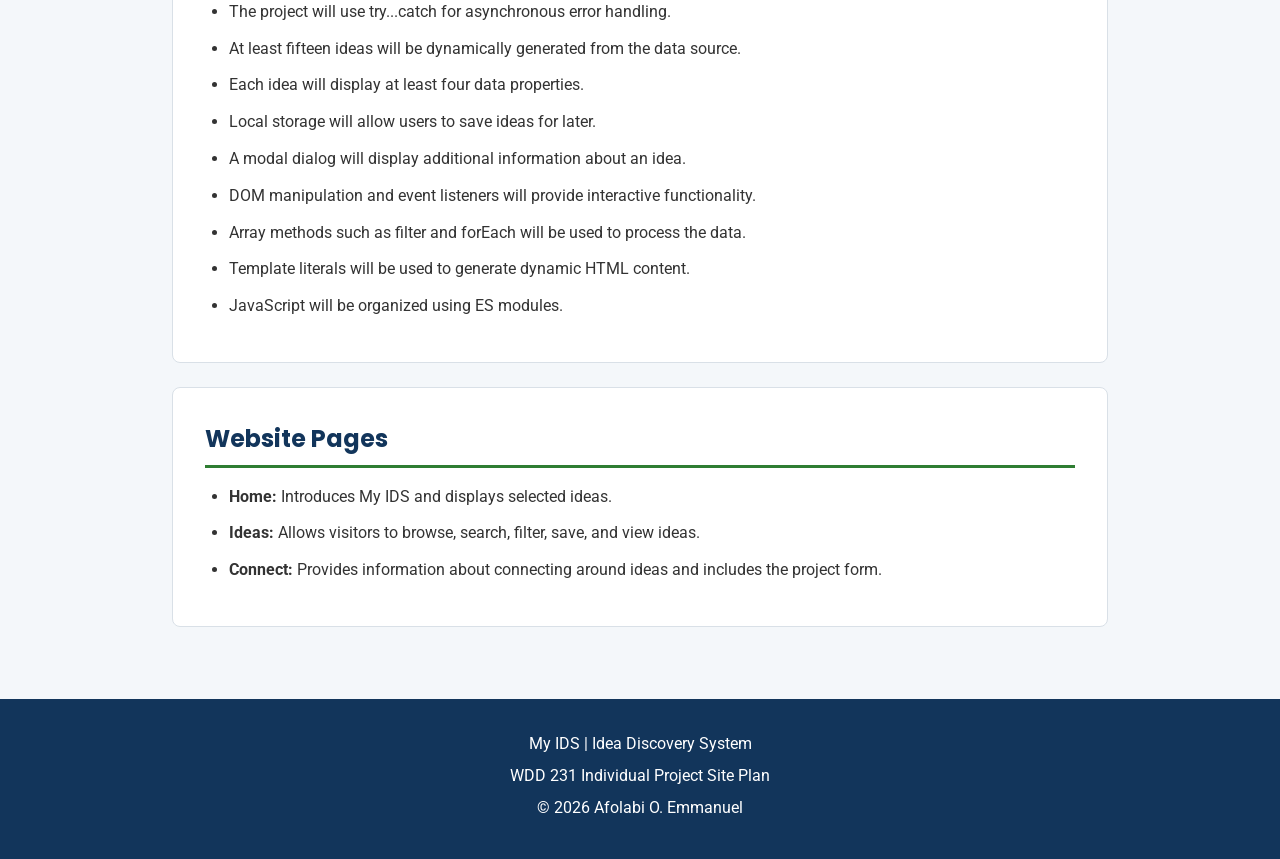
<file: finalproject/siteplan.html>
<!DOCTYPE html>
<html lang="en">
<head>
    <meta charset="UTF-8">
    <meta name="viewport" content="width=device-width, initial-scale=1.0">

    <title>My IDS | Individual Project Site Plan</title>

    <meta
        name="description"
        content="Site plan for My IDS, an Idea Discovery System that helps people discover ideas and connect with others."
    >

    <meta name="author" content="Afolabi O. Emmanuel">

    <link rel="stylesheet" href="siteplan.css">

    <link rel="preconnect" href="https://fonts.googleapis.com">
    <link rel="preconnect" href="https://fonts.gstatic.com" crossorigin>
    <link
        href="https://fonts.googleapis.com/css2?family=Poppins:wght@600;700&family=Roboto:wght@400;500;700&display=swap"
        rel="stylesheet"
    >
</head>

<body>

    <header>
        <div class="header-content">
            <p class="site-name">My IDS</p>
            <p class="site-subtitle">Idea Discovery System</p>
        </div>
    </header>

    <main>

        <h1>Individual Project Site Plan</h1>

        <section>
            <h2>Site Name</h2>

            <h3>My IDS | Idea Discovery System</h3>

            <p>
                The name My IDS stands for Idea Discovery System. It communicates
                the main purpose of the website, which is helping people discover
                ideas and connect with others who can contribute skills, knowledge,
                resources, or other support.
            </p>

            <p>
                <strong>Possible domain:</strong> myids.app
            </p>
        </section>

        <section>
            <h2>Site Purpose</h2>

            <p>
                My IDS is a website designed to help people discover ideas and
                connect with others around those ideas. Users can browse ideas,
                search for relevant opportunities, and learn what people have
                or need in order to develop their ideas.
            </p>

            <p>
                The website focuses on idea discovery and collaboration rather
                than requiring users to have a specific degree, certificate,
                or professional background.
            </p>
        </section>

        <section>
            <h2>Scenarios</h2>

            <ul>
                <li>
                    How can I find ideas that match my skills, interests,
                    or resources?
                </li>

                <li>
                    Where can I find people who have something I need to
                    develop an idea?
                </li>

                <li>
                    How can I learn more about an idea before deciding
                    whether I want to connect with the person who posted it?
                </li>

                <li>
                    How can I save an interesting idea so I can find it
                    again later?
                </li>
            </ul>
        </section>

        <section>
            <h2>Color Scheme</h2>

            <p>
                The color scheme uses blue, white, light gray, green, and
                dark gray to create a clean and professional interface.
            </p>

            <div class="color-list">

                <div class="color-item">
                    <div class="color-box primary-blue"></div>
                    <div>
                        <h3>#12355B</h3>
                        <p>
                            Used for the header, navigation, headings,
                            and primary buttons.
                        </p>
                    </div>
                </div>

                <div class="color-item">
                    <div class="color-box white"></div>
                    <div>
                        <h3>#FFFFFF</h3>
                        <p>
                            Used for cards, content areas, and form fields.
                        </p>
                    </div>
                </div>

                <div class="color-item">
                    <div class="color-box light-gray"></div>
                    <div>
                        <h3>#F4F7FA</h3>
                        <p>
                            Used for secondary backgrounds and sections.
                        </p>
                    </div>
                </div>

                <div class="color-item">
                    <div class="color-box green"></div>
                    <div>
                        <h3>#2E7D32</h3>
                        <p>
                            Used for successful actions and selected states.
                        </p>
                    </div>
                </div>

                <div class="color-item">
                    <div class="color-box dark-gray"></div>
                    <div>
                        <h3>#333333</h3>
                        <p>
                            Used for normal body text.
                        </p>
                    </div>
                </div>

            </div>
        </section>

        <section>
            <h2>Typography</h2>

            <div class="font-example">
                <h3 class="poppins-example">Poppins</h3>

                <p>
                    Poppins will be used for the site name, main headings,
                    and section headings.
                </p>
            </div>

            <div class="font-example">
                <h3 class="roboto-example">Roboto</h3>

                <p>
                    Roboto will be used for body text, navigation, forms,
                    buttons, and general interface content.
                </p>
            </div>
        </section>

      <section>
    <h2>Wireframe</h2>

    <p>
        The wireframes show the planned structure of the My IDS home page
        for small and large viewport sizes. They focus on navigation,
        the main introduction, idea discovery, search, featured ideas,
        and the footer.
    </p>

    <div class="wireframe-note">
        <h3>Small View</h3>

        <img
            src="images/wireframe-small.jpeg"
            alt="Hand drawn wireframe of the My IDS home page for a small viewport"
            loading="lazy"
        >
    </div>

    <div class="wireframe-note">
        <h3>Large View</h3>

        <img
            src="images/wireframe-large.jpeg"
            alt="Hand drawn wireframe of the My IDS home page for a large viewport"
            loading="lazy"
        >
    </div>
</section>

        <section>
            <h2>JavaScript and Functionality Plan</h2>

            <p>
                The website will use JavaScript to provide dynamic content
                and interactive features.
            </p>

            <ul>
                <li>
                    Fetch API will retrieve idea information from a local
                    JSON data file.
                </li>

                <li>
                    The project will use try...catch for asynchronous
                    error handling.
                </li>

                <li>
                    At least fifteen ideas will be dynamically generated
                    from the data source.
                </li>

                <li>
                    Each idea will display at least four data properties.
                </li>

                <li>
                    Local storage will allow users to save ideas for later.
                </li>

                <li>
                    A modal dialog will display additional information
                    about an idea.
                </li>

                <li>
                    DOM manipulation and event listeners will provide
                    interactive functionality.
                </li>

                <li>
                    Array methods such as filter and forEach will be used
                    to process the data.
                </li>

                <li>
                    Template literals will be used to generate dynamic
                    HTML content.
                </li>

                <li>
                    JavaScript will be organized using ES modules.
                </li>
            </ul>
        </section>

        <section>
            <h2>Website Pages</h2>

            <ul>
                <li>
                    <strong>Home:</strong> Introduces My IDS and displays
                    selected ideas.
                </li>

                <li>
                    <strong>Ideas:</strong> Allows visitors to browse,
                    search, filter, save, and view ideas.
                </li>

                <li>
                    <strong>Connect:</strong> Provides information about
                    connecting around ideas and includes the project form.
                </li>
            </ul>
        </section>

    </main>

    <footer>
        <p>My IDS | Idea Discovery System</p>
        <p>WDD 231 Individual Project Site Plan</p>
        <p>&copy; 2026 Afolabi O. Emmanuel</p>
    </footer>

</body>
</html>
</file>
<file: final/styles/main.css>
* {
    box-sizing: border-box;
    margin: 0;
    padding: 0;
}

:root {
    --primary-blue: #12355b;
    --accent-green: #2e7d32;
    --light-background: #f4f7fa;
    --white: #ffffff;
    --dark-text: #333333;
    --border-color: #d8dee5;
}

body {
    font-family: "Roboto", Arial, sans-serif;
    color: var(--dark-text);
    background-color: var(--white);
    line-height: 1.6;
}

img {
    max-width: 100%;
    height: auto;
    display: block;
}

a {
    color: inherit;
}

.site-header {
    background-color: var(--primary-blue);
    color: var(--white);
    padding: 1rem;
    display: flex;
    align-items: center;
    justify-content: space-between;
}

.site-logo {
    display: flex;
    align-items: center;
    gap: 0.6rem;
    text-decoration: none;
    font-family: "Poppins", sans-serif;
    font-weight: 700;
}

.logo-mark {
    display: grid;
    place-items: center;
    width: 42px;
    height: 42px;
    border-radius: 8px;
    background-color: var(--white);
    color: var(--primary-blue);
    font-size: 0.8rem;
}

.logo-text {
    font-size: 1.25rem;
}

.menu-button {
    background: transparent;
    border: 0;
    color: var(--white);
    font-size: 1.8rem;
    cursor: pointer;
}

.site-navigation {
    display: none;
    width: 100%;
}

.site-navigation.open {
    display: block;
}

.site-navigation ul {
    list-style: none;
}

.site-navigation a {
    display: block;
    padding: 0.75rem;
    text-decoration: none;
    border-radius: 4px;
}

.site-navigation a:hover,
.site-navigation a.active {
    background-color: rgba(255, 255, 255, 0.15);
}

.hero {
    background-color: var(--light-background);
    padding: 4rem 1.2rem;
}

.hero-content {
    max-width: 1100px;
    margin: 0 auto;
}

.eyebrow,
.section-label {
    color: var(--accent-green);
    font-weight: 700;
    letter-spacing: 0.08rem;
    font-size: 0.85rem;
}

.hero h1 {
    max-width: 800px;
    margin: 0.75rem 0 1rem;
    color: var(--primary-blue);
    font-family: "Poppins", sans-serif;
    font-size: clamp(2.2rem, 7vw, 4.5rem);
    line-height: 1.1;
}

.hero h1 span {
    display: block;
    color: var(--accent-green);
}

.hero-text {
    max-width: 700px;
    font-size: 1.1rem;
}

.hero-actions {
    display: flex;
    flex-wrap: wrap;
    gap: 1rem;
    margin-top: 2rem;
}

.button {
    display: inline-block;
    padding: 0.8rem 1.3rem;
    border-radius: 6px;
    text-decoration: none;
    font-weight: 700;
}

.primary-button {
    background-color: var(--primary-blue);
    color: var(--white);
}

.primary-button:hover {
    background-color: var(--accent-green);
}

.secondary-button {
    border: 2px solid var(--primary-blue);
    color: var(--primary-blue);
}

.secondary-button:hover {
    background-color: var(--primary-blue);
    color: var(--white);
}

.intro-section,
.featured-section,
.cta-section {
    max-width: 1100px;
    margin: 0 auto;
    padding: 4rem 1.2rem;
}

.intro-section h2,
.featured-section h2,
.cta-section h2 {
    color: var(--primary-blue);
    font-family: "Poppins", sans-serif;
    font-size: 2rem;
    margin: 0.5rem 0 1rem;
}

.process-grid {
    display: grid;
    gap: 1rem;
    margin-top: 2rem;
}

.process-card {
    border: 1px solid var(--border-color);
    border-radius: 8px;
    padding: 1.5rem;
    background-color: var(--white);
}

.process-number {
    color: var(--accent-green);
    font-weight: 700;
}

.process-card h3 {
    color: var(--primary-blue);
    font-family: "Poppins", sans-serif;
    margin: 0.5rem 0;
}

.section-heading {
    display: flex;
    justify-content: space-between;
    align-items: end;
    gap: 1rem;
    margin-bottom: 2rem;
}

.text-link {
    color: var(--primary-blue);
    font-weight: 700;
}

.featured-grid {
    display: grid;
    gap: 1rem;
}

.cta-section {
    background-color: var(--primary-blue);
    color: var(--white);
    max-width: none;
    padding-left: max(1.2rem, calc((100% - 1100px) / 2));
    padding-right: max(1.2rem, calc((100% - 1100px) / 2));
}

.cta-section h2 {
    color: var(--white);
}

.cta-section .section-label {
    color: #9be49f;
}

.cta-section .primary-button {
    background-color: var(--white);
    color: var(--primary-blue);
    margin-top: 1.5rem;
}

.site-footer {
    background-color: #0b2239;
    color: var(--white);
    padding: 2rem 1.2rem;
}

.footer-content {
    max-width: 1100px;
    margin: 0 auto;
    display: grid;
    gap: 1.5rem;
}

.footer-links {
    display: flex;
    flex-wrap: wrap;
    gap: 1rem;
}

.footer-links a,
.footer-video a {
    color: var(--white);
}

.copyright {
    text-align: center;
    margin-top: 2rem;
    font-size: 0.9rem;
}

@media (min-width: 700px) {

    .site-header {
        padding: 1rem max(1.5rem, calc((100% - 1100px) / 2));
    }

    .menu-button {
        display: none;
    }

    .site-navigation {
        display: block;
        width: auto;
    }

    .site-navigation ul {
        display: flex;
        gap: 0.5rem;
    }

    .site-navigation a {
        padding: 0.6rem 1rem;
    }

    .process-grid {
        grid-template-columns: repeat(3, 1fr);
    }

    .featured-grid {
        grid-template-columns: repeat(3, 1fr);
    }

    .cta-section {
        display: flex;
        align-items: center;
        justify-content: space-between;
        gap: 2rem;
    }

    .cta-section .primary-button {
        flex-shrink: 0;
        margin-top: 0;
    }

    .footer-content {
        grid-template-columns: 2fr 1fr 1fr;
        align-items: start;
    }
}

.page-intro {
    background-color: var(--light-background);
    padding: 3rem 1.2rem;
    text-align: center;
}

.page-intro h1 {
    color: var(--primary-blue);
    font-family: "Poppins", sans-serif;
    font-size: clamp(2rem, 5vw, 3.5rem);
    margin: 0.5rem 0 1rem;
}

.page-intro > p:last-child {
    max-width: 700px;
    margin: 0 auto;
}

.ideas-section {
    max-width: 1100px;
    margin: 0 auto;
    padding: 3rem 1.2rem;
}

.idea-controls {
    display: flex;
    flex-wrap: wrap;
    align-items: center;
    gap: 0.75rem;
    margin-bottom: 1.5rem;
}

.idea-controls select {
    max-width: 100%;
    padding: 0.65rem;
    border: 1px solid var(--border-color);
    border-radius: 6px;
    background-color: var(--white);
    color: var(--dark-text);
    font: inherit;
}

@media (max-width: 400px) {
    .section-heading {
        align-items: flex-start;
        flex-direction: column;
    }
}

.connect-section {
    max-width: 1000px;
    margin: 0 auto;
    padding: 3rem 1.2rem;
    display: grid;
    gap: 2rem;
}

#connectionForm {
    display: grid;
    gap: 0.75rem;
}

#connectionForm h2,
.connect-note h2 {
    color: var(--primary-blue);
    font-family: "Poppins", sans-serif;
    margin-bottom: 0.5rem;
}

#connectionForm label {
    font-weight: 700;
    margin-top: 0.5rem;
}

#connectionForm input,
#connectionForm select,
#connectionForm textarea {
    width: 100%;
    padding: 0.8rem;
    border: 1px solid var(--border-color);
    border-radius: 6px;
    font: inherit;
    color: var(--dark-text);
    background-color: var(--white);
}

#connectionForm input:focus-visible,
#connectionForm select:focus-visible,
#connectionForm textarea:focus-visible {
    outline: 3px solid var(--accent-green);
    outline-offset: 2px;
}

#connectionForm button {
    justify-self: start;
    border: 0;
    font: inherit;
    cursor: pointer;
    margin-top: 1rem;
}

.connect-note {
    background-color: var(--light-background);
    padding: 1.5rem;
    border-radius: 8px;
    align-self: start;
}

@media (min-width: 700px) {
    .connect-section {
        grid-template-columns: 3fr 2fr;
        align-items: start;
    }
}

.confirmation-section {
    min-height: 60vh;
    display: grid;
    place-items: center;
    padding: 3rem 1.2rem;
    background-color: var(--light-background);
}

.confirmation-card {
    width: 100%;
    max-width: 700px;
    padding: 2rem;
    background-color: var(--white);
    border: 1px solid var(--border-color);
    border-radius: 10px;
}

.confirmation-card h1 {
    color: var(--primary-blue);
    font-family: "Poppins", sans-serif;
    font-size: clamp(2rem, 5vw, 3rem);
    margin: 0.5rem 0 1rem;
}

.confirmation-card > p {
    margin-bottom: 1rem;
}

/* Ideas page card layout */
#allIdeas {
    display: grid;
    grid-template-columns: 1fr;
    gap: 1.25rem;
    margin-top: 1.5rem;
}

#allIdeas .idea-card {
    background-color: var(--white);
    border: 1px solid var(--border-color);
    border-radius: 10px;
    padding: 1.5rem;
    box-shadow: 0 3px 10px rgba(18, 53, 91, 0.06);
    overflow-wrap: anywhere;
}

#allIdeas .idea-card h3 {
    color: var(--primary-blue);
    font-family: "Poppins", sans-serif;
    font-size: 1.1rem;
    line-height: 1.4;
    margin: 0.5rem 0;
}

#allIdeas .idea-card p {
    margin-bottom: 0.65rem;
}

#allIdeas .idea-card .idea-category {
    color: var(--accent-green);
    font-size: 0.8rem;
    font-weight: 700;
    letter-spacing: 0.06rem;
    text-transform: uppercase;
}

@media (min-width: 600px) {
    #allIdeas {
        grid-template-columns: repeat(2, minmax(0, 1fr));
    }
}

@media (min-width: 900px) {
    #allIdeas {
        grid-template-columns: repeat(3, minmax(0, 1fr));
    }
}

#ideaDialog {
    width: min(90%, 600px);
    max-height: 85vh;
    margin: auto;
    padding: 0;
    border: 0;
    border-radius: 12px;
    color: var(--dark-text);
    background-color: var(--white);
    box-shadow: 0 15px 50px rgba(0, 0, 0, 0.25);
}

#ideaDialog::backdrop {
    background-color: rgba(11, 34, 57, 0.7);
}

.dialog-content {
    position: relative;
    padding: 2rem;
}

.dialog-content h2 {
    color: var(--primary-blue);
    font-family: "Poppins", sans-serif;
    margin: 0.5rem 2rem 1rem 0;
}

.dialog-content > p {
    margin-bottom: 0.8rem;
}

.dialog-close {
    position: absolute;
    top: 0.5rem;
    right: 0.8rem;
    width: 2.5rem;
    height: 2.5rem;
    border: 0;
    border-radius: 50%;
    background-color: var(--light-background);
    color: var(--primary-blue);
    font-size: 1.8rem;
    cursor: pointer;
}

.dialog-close:focus-visible {
    outline: 3px solid var(--accent-green);
    outline-offset: 3px;
}

#dialogConnectLink {
    margin-top: 1rem;
}


/* Homepage featured ideas */
#featuredIdeas {
    display: grid;
    grid-template-columns: minmax(0, 1fr);
    gap: 1.5rem;
    margin-top: 1.5rem;
}

#featuredIdeas .idea-card {
    display: flex;
    flex-direction: column;
    align-items: flex-start;
    background-color: var(--white);
    border: 1px solid var(--border-color);
    border-radius: 12px;
    padding: 1.5rem;
    box-shadow: 0 4px 14px rgba(18, 53, 91, 0.08);
    overflow-wrap: anywhere;
    transition: transform 0.2s ease, box-shadow 0.2s ease;
}

#featuredIdeas .idea-card:hover {
    transform: translateY(-4px);
    box-shadow: 0 8px 22px rgba(18, 53, 91, 0.14);
}

#featuredIdeas .idea-category {
    display: inline-block;
    color: var(--accent-green);
    font-size: 0.78rem;
    font-weight: 700;
    letter-spacing: 0.05rem;
    text-transform: uppercase;
    margin-bottom: 0.5rem;
}

#featuredIdeas .idea-card h3 {
    color: var(--primary-blue);
    font-family: "Poppins", sans-serif;
    font-size: 1.15rem;
    line-height: 1.4;
    margin: 0 0 0.75rem;
}

#featuredIdeas .idea-card p {
    line-height: 1.6;
    margin-bottom: 0.65rem;
}

#featuredIdeas .idea-card .text-link {
    display: inline-block;
    margin-top: auto;
    padding: 0.65rem 1rem;
    background-color: var(--primary-blue);
    color: var(--white);
    border-radius: 6px;
    font-weight: 700;
    text-decoration: none;
}

#featuredIdeas .idea-card .text-link:hover {
    background-color: var(--accent-green);
    color: var(--white);
}

#featuredIdeas .idea-card a:focus-visible {
    outline: 3px solid var(--accent-green);
    outline-offset: 3px;
}

@media (min-width: 600px) {
    #featuredIdeas {
        grid-template-columns: repeat(2, minmax(0, 1fr));
    }
}

@media (min-width: 900px) {
    #featuredIdeas {
        grid-template-columns: repeat(3, minmax(0, 1fr));
    }
}
</file>
<file: finalproject/siteplan.css>
* {
    margin: 0;
    padding: 0;
    box-sizing: border-box;
}

body {
    font-family: "Roboto", Arial, sans-serif;
    line-height: 1.6;
    color: #333333;
    background-color: #f4f7fa;
}

header {
    background-color: #12355b;
    color: #ffffff;
    padding: 2rem 1rem;
}

.header-content {
    max-width: 1000px;
    margin: 0 auto;
}

.site-name {
    font-family: "Poppins", Arial, sans-serif;
    font-size: 2rem;
    font-weight: 700;
}

.site-subtitle {
    font-size: 1rem;
}

main {
    max-width: 1000px;
    margin: 0 auto;
    padding: 2rem 1rem;
}

h1,
h2,
h3 {
    font-family: "Poppins", Arial, sans-serif;
    color: #12355b;
}

h1 {
    margin-bottom: 2rem;
    text-align: center;
}

h2 {
    margin-bottom: 1rem;
    border-bottom: 3px solid #2e7d32;
    padding-bottom: 0.4rem;
}

h3 {
    margin-bottom: 0.5rem;
}

section {
    background-color: #ffffff;
    padding: 1.5rem;
    margin-bottom: 1.5rem;
    border-radius: 8px;
    border: 1px solid #d9e0e7;
}

p {
    margin-bottom: 1rem;
}

ul {
    padding-left: 1.5rem;
}

li {
    margin-bottom: 0.7rem;
}

.color-list {
    display: grid;
    gap: 1rem;
}

.color-item {
    display: flex;
    align-items: center;
    gap: 1rem;
}

.color-item p {
    margin-bottom: 0;
}

.color-box {
    width: 70px;
    height: 70px;
    flex-shrink: 0;
    border: 1px solid #333333;
    border-radius: 6px;
}

.primary-blue {
    background-color: #12355b;
}

.white {
    background-color: #ffffff;
}

.light-gray {
    background-color: #f4f7fa;
}

.green {
    background-color: #2e7d32;
}

.dark-gray {
    background-color: #333333;
}

.font-example {
    background-color: #f4f7fa;
    padding: 1rem;
    margin-bottom: 1rem;
    border-left: 5px solid #12355b;
}

.poppins-example {
    font-family: "Poppins", Arial, sans-serif;
}

.roboto-example {
    font-family: "Roboto", Arial, sans-serif;
}

.wireframe-note {
    background-color: #f4f7fa;
    border: 2px dashed #12355b;
    padding: 1.5rem;
    margin-top: 1rem;
}

.wireframe-note h3 {
    margin-bottom: 1rem;
}
.wireframe-note img {
    display: block;
    width: 100%;
    max-width: 800px;
    height: auto;
    margin: 0 auto;
    border: 1px solid #333333;
}

.wireframe-note p {
    margin-bottom: 0;
}

footer {
    background-color: #12355b;
    color: #ffffff;
    text-align: center;
    padding: 2rem 1rem;
}

footer p {
    margin-bottom: 0.4rem;
}

@media (min-width: 700px) {

    main {
        padding: 3rem 2rem;
    }

    .color-list {
        grid-template-columns: 1fr 1fr;
    }

    section {
        padding: 2rem;
    }

}
</file>
